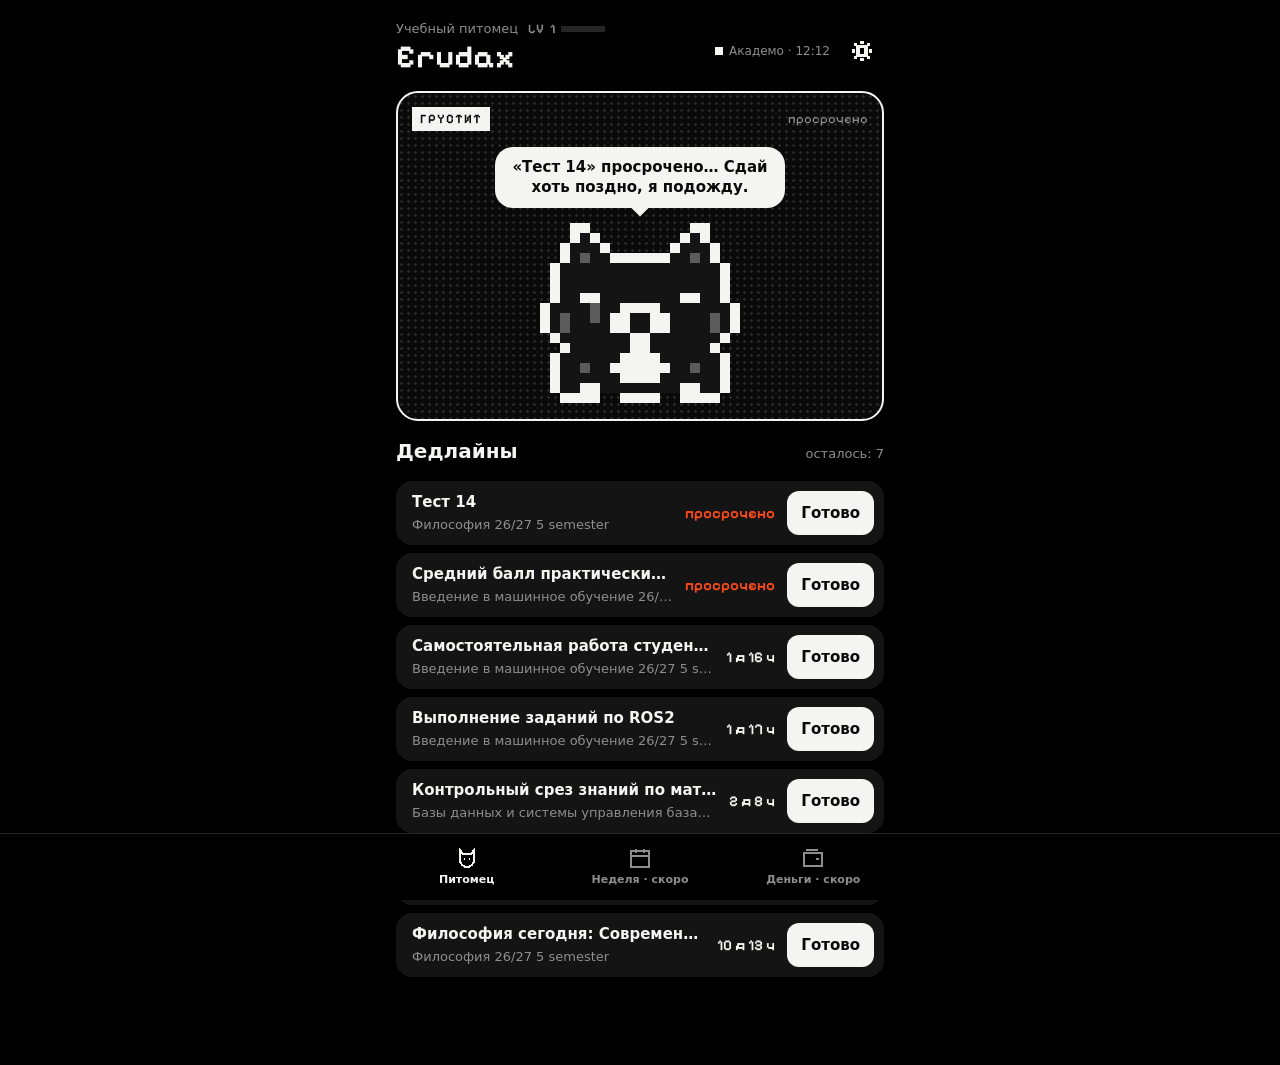
<file: pwa/index.html>
<!doctype html>
<html lang="ru">
<head>
  <meta charset="utf-8">
  <meta name="viewport" content="width=device-width, initial-scale=1, viewport-fit=cover">
  <title>Erudax</title>
  <meta name="description" content="Учебный питомец, который живёт твоими дедлайнами на Академо">
  <meta name="theme-color" content="#000000">
  <meta name="apple-mobile-web-app-capable" content="yes">
  <meta name="apple-mobile-web-app-status-bar-style" content="black-translucent">
  <meta name="apple-mobile-web-app-title" content="Erudax">
  <link rel="manifest" href="manifest.webmanifest">
  <link rel="icon" href="icon.svg" type="image/svg+xml">
  <link rel="apple-touch-icon" href="icon-192.png">
  <link rel="preload" href="fonts/pixelify-sans-cyrillic.woff2" as="font" type="font/woff2" crossorigin>
  <link rel="preload" href="fonts/pixelify-sans-latin.woff2" as="font" type="font/woff2" crossorigin>
  <link rel="stylesheet" href="style.css?v=4">
</head>
<body>
  <div class="app">
    <header class="top">
      <div class="brand">
        <div class="brand-row">
          <span class="brand-sub">Учебный питомец</span>
          <span class="level" title="Уровень питомца: +10 опыта за каждое «Готово»">
            LV <span id="level">1</span>
            <span class="xp" aria-hidden="true"><span class="xp-fill" id="xpBar"></span></span>
          </span>
        </div>
        <h1 id="petName">Erudax</h1>
      </div>
      <div class="top-right">
        <button class="sync" id="syncBtn" type="button" aria-label="Обновить список дедлайнов">
          <span class="sync-dot" aria-hidden="true"></span>
          <span id="syncText">Академо · —</span>
        </button>
        <button class="icon-btn" id="settingsBtn" type="button" aria-label="Настройки">
          <svg aria-hidden="true" width="22" height="22" viewBox="0 0 22 22" fill="currentColor">
            <path d="M9 1h4v3h-4zM9 18h4v3h-4zM1 9h3v4h-3zM18 9h3v4h-3zM3 3h3v3h-3zM16 3h3v3h-3zM3 16h3v3h-3zM16 16h3v3h-3z"/>
            <path d="M6 5h10v1h1v10h-1v1h-10v-1h-1v-10h1z M9 8v6h4v-6z" fill-rule="evenodd"/>
          </svg>
        </button>
      </div>
    </header>

    <section class="scene tone" id="scene" aria-label="Питомец">
      <div class="scene-top">
        <span class="pill" id="moodPill">СПОКОЕН</span>
        <span class="rule" id="moodRule">&gt; 3 дней</span>
      </div>
      <div class="bubble" id="bubble" aria-live="polite">Горизонт чистый. Отдыхай — я посторожу.</div>
      <div class="pet-wrap a-bob" id="petWrap"><canvas id="pet"></canvas></div>
    </section>

    <section aria-label="Дедлайны">
      <div class="list-head">
        <h2>Дедлайны</h2>
        <span class="count" id="count"></span>
      </div>
    </section>
    <div class="notice" id="notice" hidden></div>
    <ul class="deadlines" id="list"></ul>
    <p class="empty" id="empty" hidden></p>
  </div>

  <nav class="tabbar" aria-label="Разделы">
    <div class="tabbar-inner">
      <button class="tab" type="button" aria-current="page">
        <svg aria-hidden="true" width="24" height="24" viewBox="0 0 24 24" fill="none" stroke="currentColor" stroke-width="2"><path d="M5 4l3 4h8l3-4v10a7 7 0 0 1-14 0z"/><path d="M9 13h1M14 13h1"/></svg>
        <span>Питомец</span>
      </button>
      <button class="tab" type="button" disabled>
        <svg aria-hidden="true" width="24" height="24" viewBox="0 0 24 24" fill="none" stroke="currentColor" stroke-width="2"><rect x="3" y="5" width="18" height="16"/><path d="M3 10h18M8 3v4M16 3v4"/></svg>
        <span>Неделя · скоро</span>
      </button>
      <button class="tab" type="button" disabled>
        <svg aria-hidden="true" width="24" height="24" viewBox="0 0 24 24" fill="none" stroke="currentColor" stroke-width="2"><rect x="3" y="7" width="18" height="13"/><path d="M5 4h12M15 13h3"/></svg>
        <span>Деньги · скоро</span>
      </button>
    </div>
  </nav>

  <dialog id="settings">
    <form method="dialog" class="settings-form">
      <h2>Настройки</h2>
      <label>Имя питомца
        <input id="petNameInput" type="text" maxlength="16" autocomplete="off">
      </label>
      <fieldset class="push-box">
        <legend>Уведомления</legend>
        <p class="hint" id="pushStatus">Проверяю…</p>
        <button class="btn" type="button" id="pushBtn" hidden>Включить уведомления</button>
        <div id="subBox" hidden>
          <p class="hint">Скопируй этот текст и вставь его в секрет <b>PUSH_SUBSCRIPTIONS</b>
            на GitHub (Settings → Secrets and variables → Actions). Для нескольких устройств —
            каждая подписка с новой строки.</p>
          <textarea id="subText" rows="4" readonly></textarea>
          <button class="btn ghost" type="button" id="copySub">Скопировать</button>
        </div>
      </fieldset>
      <div class="dialog-actions">
        <button class="btn ghost" value="cancel" type="submit">Отмена</button>
        <button class="btn" value="save" type="submit">Сохранить</button>
      </div>
    </form>
  </dialog>

  <div class="toast" id="toast" role="status" aria-live="polite">
    <span id="toastText"></span>
    <button type="button" id="toastAction" hidden></button>
  </div>

  <script src="config.js?v=4"></script>
  <script src="pet.js?v=4"></script>
  <script src="app.js?v=4"></script>
</body>
</html>
</file>
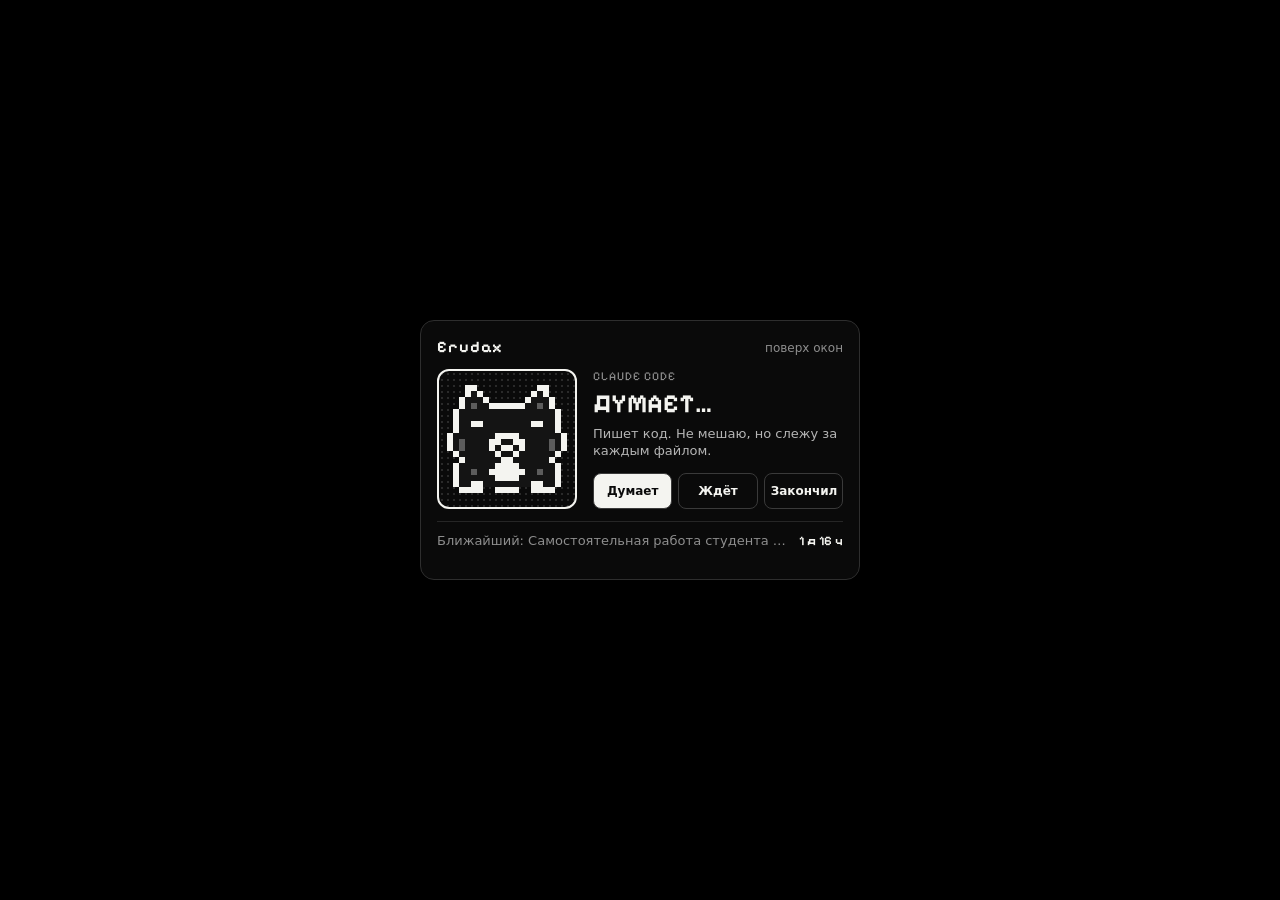
<file: pwa/widget.html>
<!doctype html>
<html lang="ru">
<head>
  <meta charset="utf-8">
  <meta name="viewport" content="width=device-width, initial-scale=1">
  <title>Erudax — виджет</title>
  <meta name="theme-color" content="#000000">
  <link rel="icon" href="icon.svg" type="image/svg+xml">
  <link rel="stylesheet" href="style.css?v=4">
  <style>
    /* Виджет статуса Claude Code (DESIGN.md, раздел 7). Статусы пока переключаются вручную. */
    body { display: grid; place-items: center; min-height: 100dvh; padding: 16px; font-family: "Segoe UI", system-ui, sans-serif; }
    .widget {
      width: 440px; max-width: 100%; min-height: 260px; padding: 16px; background: var(--surface);
      border: 1px solid var(--border); border-radius: 14px; display: flex; flex-direction: column; gap: 12px;
    }
    .w-head { display: flex; justify-content: space-between; align-items: baseline; }
    .w-name { font: 700 16px var(--font-px); letter-spacing: 1px; }
    .w-sub { font-size: 12px; color: var(--muted); }
    .w-body { display: flex; gap: 16px; align-items: stretch; }
    .w-scene {
      width: 140px; height: 140px; flex-shrink: 0; border: 2px solid var(--ink); border-radius: 12px;
      display: flex; align-items: center; justify-content: center; overflow: hidden; background-size: 6px 6px;
    }
    .w-info { flex: 1; min-width: 0; display: flex; flex-direction: column; gap: 8px; }
    .w-kicker { font: 12px var(--font-px); color: var(--muted); letter-spacing: 1px; }
    .w-status { font: 700 26px/1 var(--font-px); }
    .w-status.hot { color: var(--accent); }
    .w-text { font-size: 13px; color: #B5B5B5; line-height: 1.35; }
    .w-tabs { margin-top: auto; display: grid; grid-template-columns: repeat(3, minmax(0, 1fr)); gap: 6px; }
    .w-tabs button {
      height: 36px; border-radius: 8px; border: 1px solid #3A3A3A; background: transparent; color: var(--ink);
      font: 600 12px "Segoe UI", system-ui, sans-serif; cursor: pointer;
    }
    .w-tabs button[aria-pressed="true"] { background: var(--ink); color: var(--on-ink); }
    .w-foot { display: flex; justify-content: space-between; align-items: center; gap: 12px; font-size: 13px; padding-top: 10px; border-top: 1px solid var(--line); }
    .w-next { color: var(--muted); white-space: nowrap; overflow: hidden; text-overflow: ellipsis; }
    .w-timer { font: 600 13px var(--font-px); color: var(--accent); white-space: nowrap; }
    .w-timer.calm { color: var(--ink); }
    @media (max-width: 420px) { .w-body { flex-direction: column; align-items: center; } .w-info { align-self: stretch; } }
  </style>
</head>
<body>
  <div class="widget">
    <div class="w-head">
      <span class="w-name" id="wName">Erudax</span>
      <span class="w-sub">поверх окон</span>
    </div>
    <div class="w-body">
      <div class="w-scene tone"><div class="pet-wrap" id="wPetWrap"><canvas id="wPet"></canvas></div></div>
      <div class="w-info">
        <span class="w-kicker">CLAUDE CODE</span>
        <span class="w-status" id="wStatus">ДУМАЕТ…</span>
        <span class="w-text" id="wText"></span>
        <div class="w-tabs" role="group" aria-label="Статус Claude Code" id="wTabs"></div>
      </div>
    </div>
    <div class="w-foot">
      <span class="w-next" id="wNext">Ближайший: —</span>
      <span class="w-timer" id="wTimer"></span>
    </div>
  </div>

  <script src="pet.js?v=4"></script>
  <script>
    "use strict";
    // Подключение к Claude Code будет позже; пока статус выбирается кнопками и запоминается.
    const STATUSES = {
      thinking: { label: "ДУМАЕТ…", text: "Пишет код. Не мешаю, но слежу за каждым файлом.", mood: "happy", anim: "a-bob", tab: "Думает" },
      waiting: { label: "ЖДЁТ ТЕБЯ", text: "Нужен твой ответ в терминале. Эй, ты где?", mood: "worried", anim: "a-tremble", tab: "Ждёт", hot: true },
      finished: { label: "ЗАКОНЧИЛ", text: "Готово! Проверь, что он там натворил.", mood: "done", anim: "a-jump", tab: "Закончил" },
    };
    const get = (k, d) => { try { const v = localStorage.getItem(k); return v === null ? d : JSON.parse(v); } catch { return d; } };
    const set = (k, v) => { try { localStorage.setItem(k, JSON.stringify(v)); } catch {} };
    const $ = (id) => document.getElementById(id);
    let status = get("widgetStatus", "thinking");
    if (!STATUSES[status]) status = "thinking";
    const name = get("petName", "Erudax") === "Пиксель" ? "Erudax" : get("petName", "Erudax");
    const levelNow = Math.floor(get("xp", 0) / 50) + 1;

    function fmtLeft(h) {
      if (h < 0) return "просрочено";
      if (h < 1) return "< 1 ч";
      if (h < 24) return `${Math.floor(h)} ч`;
      const d = Math.floor(h / 24), r = Math.floor(h % 24);
      return r ? `${d} д ${r} ч` : `${d} д`;
    }

    function render() {
      const s = STATUSES[status];
      $("wName").textContent = name;
      $("wStatus").textContent = s.label;
      $("wStatus").classList.toggle("hot", !!s.hot);
      $("wText").textContent = s.text;
      $("wPetWrap").className = `pet-wrap ${s.anim}`;
      ErudaxPet.draw($("wPet"), { level: levelNow, mood: s.mood, px: 6, name });
      $("wTabs").replaceChildren(...Object.entries(STATUSES).map(([k, v]) => {
        const b = document.createElement("button");
        b.type = "button"; b.textContent = v.tab;
        b.setAttribute("aria-pressed", String(k === status));
        b.addEventListener("click", () => { status = k; set("widgetStatus", k); render(); });
        return b;
      }));
    }

    async function loadNext() {
      let list = get("cache", { deadlines: [] }).deadlines;
      try {
        const res = await fetch(`deadlines.json?t=${Date.now()}`, { cache: "no-store" });
        if (res.ok) list = (await res.json()).deadlines || [];
      } catch {}
      const done = get("done", {});
      const now = Date.now();
      const next = list.filter((d) => !done[d.id] && new Date(d.due).getTime() > now)
        .sort((a, b) => new Date(a.due) - new Date(b.due))[0];
      if (!next) { $("wNext").textContent = "Ближайший: нет"; $("wTimer").textContent = ""; return; }
      const h = (new Date(next.due).getTime() - now) / 3600000;
      $("wNext").textContent = `Ближайший: ${next.title} · ${next.course}`;
      $("wTimer").textContent = fmtLeft(h);
      $("wTimer").classList.toggle("calm", h >= 24);
    }

    render();
    loadNext();
    setInterval(loadNext, 5 * 60 * 1000);
  </script>
</body>
</html>
</file>
<file: pwa/style.css>
/* Erudax — DESIGN.md. Всё ч/б, один акцент. Тёмная тема всегда. */

@font-face {
  font-family: "Pixelify Sans";
  font-style: normal;
  font-weight: 400 700;
  font-display: swap;
  src: url("fonts/pixelify-sans-cyrillic.woff2") format("woff2");
  unicode-range: U+0301, U+0400-045F, U+0490-0491, U+04B0-04B1, U+2116;
}
@font-face {
  font-family: "Pixelify Sans";
  font-style: normal;
  font-weight: 400 700;
  font-display: swap;
  src: url("fonts/pixelify-sans-latin.woff2") format("woff2");
  unicode-range: U+0000-00FF, U+0131, U+0152-0153, U+02BB-02BC, U+02C6, U+02DA, U+02DC, U+0304, U+0308, U+0329, U+2000-206F, U+20AC, U+2122, U+2191, U+2193, U+2212, U+2215, U+FEFF, U+FFFD;
}

:root {
  --bg: #000000;
  --surface: #0A0A0A;
  --card: #141414;
  --card-push: #1C1C1E;
  --line: #262626;
  --border: #2E2E2E;
  --ink: #F4F4F0;
  --muted: #8E8E8E;
  --shade: #5C5C5C;
  --fur: #141414;
  --accent: #FF4A1C;
  --on-ink: #0A0A0A;
  --radius-scene: 22px;
  --radius-card: 16px;
  --radius-btn: 12px;
  --font: -apple-system, "SF Pro Text", "Segoe UI", system-ui, sans-serif;
  --font-px: "Pixelify Sans", ui-monospace, monospace;
  --tabbar-h: 64px;
  color-scheme: dark;
}

* { box-sizing: border-box; }
html, body { margin: 0; }
body {
  background: var(--bg);
  color: var(--ink);
  font: 15px/1.4 var(--font);
  min-height: 100dvh;
  -webkit-tap-highlight-color: transparent;
}
a { color: var(--ink); }
button { font-family: var(--font); }
button:focus-visible, a:focus-visible, input:focus-visible { outline: 2px solid var(--ink); outline-offset: 2px; }
.px { font-family: var(--font-px); }

.app {
  max-width: 520px;
  margin: 0 auto;
  padding: calc(20px + env(safe-area-inset-top)) max(16px, env(safe-area-inset-right))
           calc(var(--tabbar-h) + 24px + env(safe-area-inset-bottom)) max(16px, env(safe-area-inset-left));
  display: flex;
  flex-direction: column;
  gap: 16px;
}

/* ---------- шапка ---------- */
.top { display: flex; align-items: flex-end; justify-content: space-between; gap: 12px; }
.brand { display: flex; flex-direction: column; gap: 2px; min-width: 0; flex: 1; }
.brand-sub { font-size: 13px; color: var(--muted); white-space: nowrap; }
.top-right { flex-shrink: 0; }
.brand-row { display: flex; align-items: center; gap: 10px; min-width: 0; }
.brand h1 {
  margin: 0; font: 700 32px/1.1 var(--font-px); letter-spacing: 1px;
  white-space: nowrap; overflow: hidden; text-overflow: ellipsis;
}
.level { display: flex; align-items: center; gap: 6px; font: 600 13px var(--font-px); color: var(--muted); white-space: nowrap; }
.xp { width: 44px; height: 6px; background: var(--line); }
.xp-fill { height: 100%; width: 0; background: var(--ink); }

.top-right { display: flex; align-items: center; gap: 4px; padding-bottom: 2px; }
.sync {
  display: flex; align-items: center; gap: 6px; height: 44px; padding: 0 6px;
  background: none; border: 0; color: var(--muted); font-size: 12px; cursor: pointer; white-space: nowrap;
}
.sync-dot { width: 8px; height: 8px; background: var(--ink); display: inline-block; flex-shrink: 0; }
.sync.failed .sync-dot { background: var(--accent); }
.sync.loading .sync-dot { animation: blink .5s steps(2, end) infinite; }
@keyframes blink { 50% { opacity: 0; } }
.icon-btn {
  width: 44px; height: 44px; display: grid; place-items: center;
  background: none; border: 0; color: var(--ink); cursor: pointer;
}
.icon-btn svg, .tab svg { shape-rendering: crispEdges; }

/* ---------- сцена ---------- */
.scene {
  position: relative; height: 330px; flex-shrink: 0;
  border: 2px solid var(--ink); border-radius: var(--radius-scene); overflow: hidden;
  display: flex; flex-direction: column; align-items: center; justify-content: space-between;
  padding: 14px 14px 16px;
}
.tone { background-color: #0A0A0A; background-image: radial-gradient(#2A2A2A 1.1px, transparent 1.5px); background-size: 7px 7px; }
.speed { background-color: #0A0A0A; background-image: repeating-conic-gradient(from 0deg at 50% 66%, #0A0A0A 0deg 5deg, #262626 5deg 7deg); }

.scene-top { align-self: stretch; display: flex; justify-content: space-between; align-items: center; gap: 8px; }
.pill {
  font: 600 13px var(--font-px); letter-spacing: 1px; padding: 4px 8px;
  background: var(--ink); color: var(--on-ink);
}
.pill.hot { background: var(--accent); }
.rule { font: 13px var(--font-px); color: var(--muted); }

.bubble {
  position: relative; max-width: 290px; background: var(--ink); color: var(--on-ink);
  border-radius: 18px; padding: 10px 14px; font-size: 15px; line-height: 1.35; font-weight: 600; text-align: center;
}
.bubble::after {
  content: ""; position: absolute; left: 50%; bottom: -6px; width: 12px; height: 12px;
  margin-left: -6px; background: var(--ink); transform: rotate(45deg);
}
.pet-wrap canvas { display: block; image-rendering: pixelated; image-rendering: crisp-edges; }

.a-bob { animation: bob 1.6s steps(2, end) infinite; }
.a-tremble { animation: tremble .6s steps(2, end) infinite; }
.a-shake { animation: shake .2s steps(2, end) infinite; }
.a-droop { animation: droop 3s steps(2, end) infinite; }
.a-jump { animation: jump .5s steps(3, end) infinite; }
@keyframes bob { 0%, 100% { transform: translateY(0); } 50% { transform: translateY(-6px); } }
@keyframes tremble { 0%, 100% { transform: translateX(0); } 50% { transform: translateX(2px); } }
@keyframes shake { 0% { transform: translate(-3px, 0); } 50% { transform: translate(3px, -2px); } 100% { transform: translate(-3px, 0); } }
@keyframes droop { 0%, 100% { transform: translateY(4px); } 50% { transform: translateY(7px); } }
@keyframes jump { 0%, 100% { transform: translateY(0); } 50% { transform: translateY(-16px); } }
@media (prefers-reduced-motion: reduce) {
  .a-bob, .a-tremble, .a-shake, .a-droop, .a-jump, .sync.loading .sync-dot { animation: none; }
}

/* ---------- дедлайны ---------- */
.list-head { display: flex; justify-content: space-between; align-items: baseline; }
.list-head h2 { margin: 0; font-size: 20px; font-weight: 700; }
.count { font-size: 13px; color: var(--muted); }
.notice {
  font-size: 13px; color: var(--muted); border: 1px solid var(--border);
  border-radius: var(--radius-btn); padding: 10px 12px;
}
.deadlines { list-style: none; margin: 0; padding: 0; display: flex; flex-direction: column; gap: 8px; }
.card {
  display: flex; align-items: center; gap: 12px; background: var(--card);
  border-radius: var(--radius-card); padding: 10px 10px 10px 16px;
  transition: opacity .25s steps(2, end);
}
.card.leaving { opacity: 0; }
.card-info { flex: 1; min-width: 0; display: flex; flex-direction: column; gap: 3px; }
.card-title {
  font-size: 15px; font-weight: 600; color: var(--ink); text-decoration: none;
  white-space: nowrap; overflow: hidden; text-overflow: ellipsis;
}
a.card-title:hover { text-decoration: underline; }
.card-sub { font-size: 13px; color: var(--muted); white-space: nowrap; overflow: hidden; text-overflow: ellipsis; }
.timer { font: 600 15px var(--font-px); white-space: nowrap; }
.timer.hot { color: var(--accent); }

.btn {
  height: 44px; padding: 0 14px; border: none; border-radius: var(--radius-btn);
  background: var(--ink); color: var(--on-ink); font-size: 15px; font-weight: 600; cursor: pointer;
}
.btn:active { transform: scale(.96); }
.btn.ghost { background: transparent; color: var(--ink); border: 2px solid var(--ink); }
.empty { color: var(--muted); text-align: center; padding: 20px 0; margin: 0; }

/* ---------- таб-бар ---------- */
.tabbar {
  position: fixed; left: 0; right: 0; bottom: 0; z-index: 5;
  background: var(--bg); border-top: 1px solid var(--line);
  padding: 6px max(8px, env(safe-area-inset-right)) calc(8px + env(safe-area-inset-bottom)) max(8px, env(safe-area-inset-left));
}
.tabbar-inner { max-width: 520px; margin: 0 auto; display: grid; grid-template-columns: repeat(3, minmax(0, 1fr)); }
.tab {
  height: 52px; background: transparent; border: none; color: var(--ink);
  display: flex; flex-direction: column; align-items: center; justify-content: center; gap: 3px;
  font-size: 11px; font-weight: 600; cursor: pointer;
}
.tab[disabled] { color: var(--muted); cursor: default; }

/* ---------- настройки ---------- */
dialog {
  border: 1px solid var(--border); border-radius: var(--radius-card); background: var(--surface); color: var(--ink);
  padding: 0; width: min(420px, calc(100vw - 32px));
}
dialog::backdrop { background: rgb(0 0 0 / .7); }
.settings-form { padding: 20px; display: grid; gap: 14px; }
.settings-form h2 { margin: 0; font: 700 20px var(--font-px); letter-spacing: 1px; }
.settings-form label { display: grid; gap: 6px; font-size: 13px; color: var(--muted); }
.settings-form input, .settings-form textarea {
  font: inherit; font-size: 15px; color: var(--ink); background: var(--bg);
  border: 1px solid var(--border); border-radius: var(--radius-btn); padding: 10px 12px; width: 100%;
}
.settings-form textarea { font: 12px/1.4 ui-monospace, Consolas, monospace; resize: vertical; }
.push-box { border: 1px solid var(--border); border-radius: var(--radius-btn); padding: 12px; margin: 0; display: grid; gap: 10px; min-width: 0; }
.push-box legend { padding: 0 6px; font-size: 13px; color: var(--muted); }
.push-box [hidden], #subBox[hidden] { display: none; }
#subBox { display: grid; gap: 8px; }
.hint { margin: 0; font-size: 13px; color: var(--muted); }
.dialog-actions { display: flex; justify-content: flex-end; gap: 8px; }

/* ---------- тост ---------- */
.toast {
  position: fixed; left: 50%; z-index: 10;
  bottom: calc(var(--tabbar-h) + 16px + env(safe-area-inset-bottom));
  transform: translateX(-50%); display: flex; align-items: center; gap: 12px;
  background: var(--card-push); color: var(--ink); border: 1px solid var(--border);
  padding: 10px 14px; border-radius: var(--radius-btn); font-size: 14px;
  max-width: calc(100vw - 32px); opacity: 0; pointer-events: none; transition: opacity .2s steps(2, end);
}
.toast.show { opacity: 1; pointer-events: auto; }
.toast button {
  font: 600 14px var(--font); background: none; border: 0; color: var(--ink);
  text-decoration: underline; cursor: pointer; min-height: 32px; padding: 0 2px; white-space: nowrap;
}
.toast button[hidden] { display: none; }
</file>
